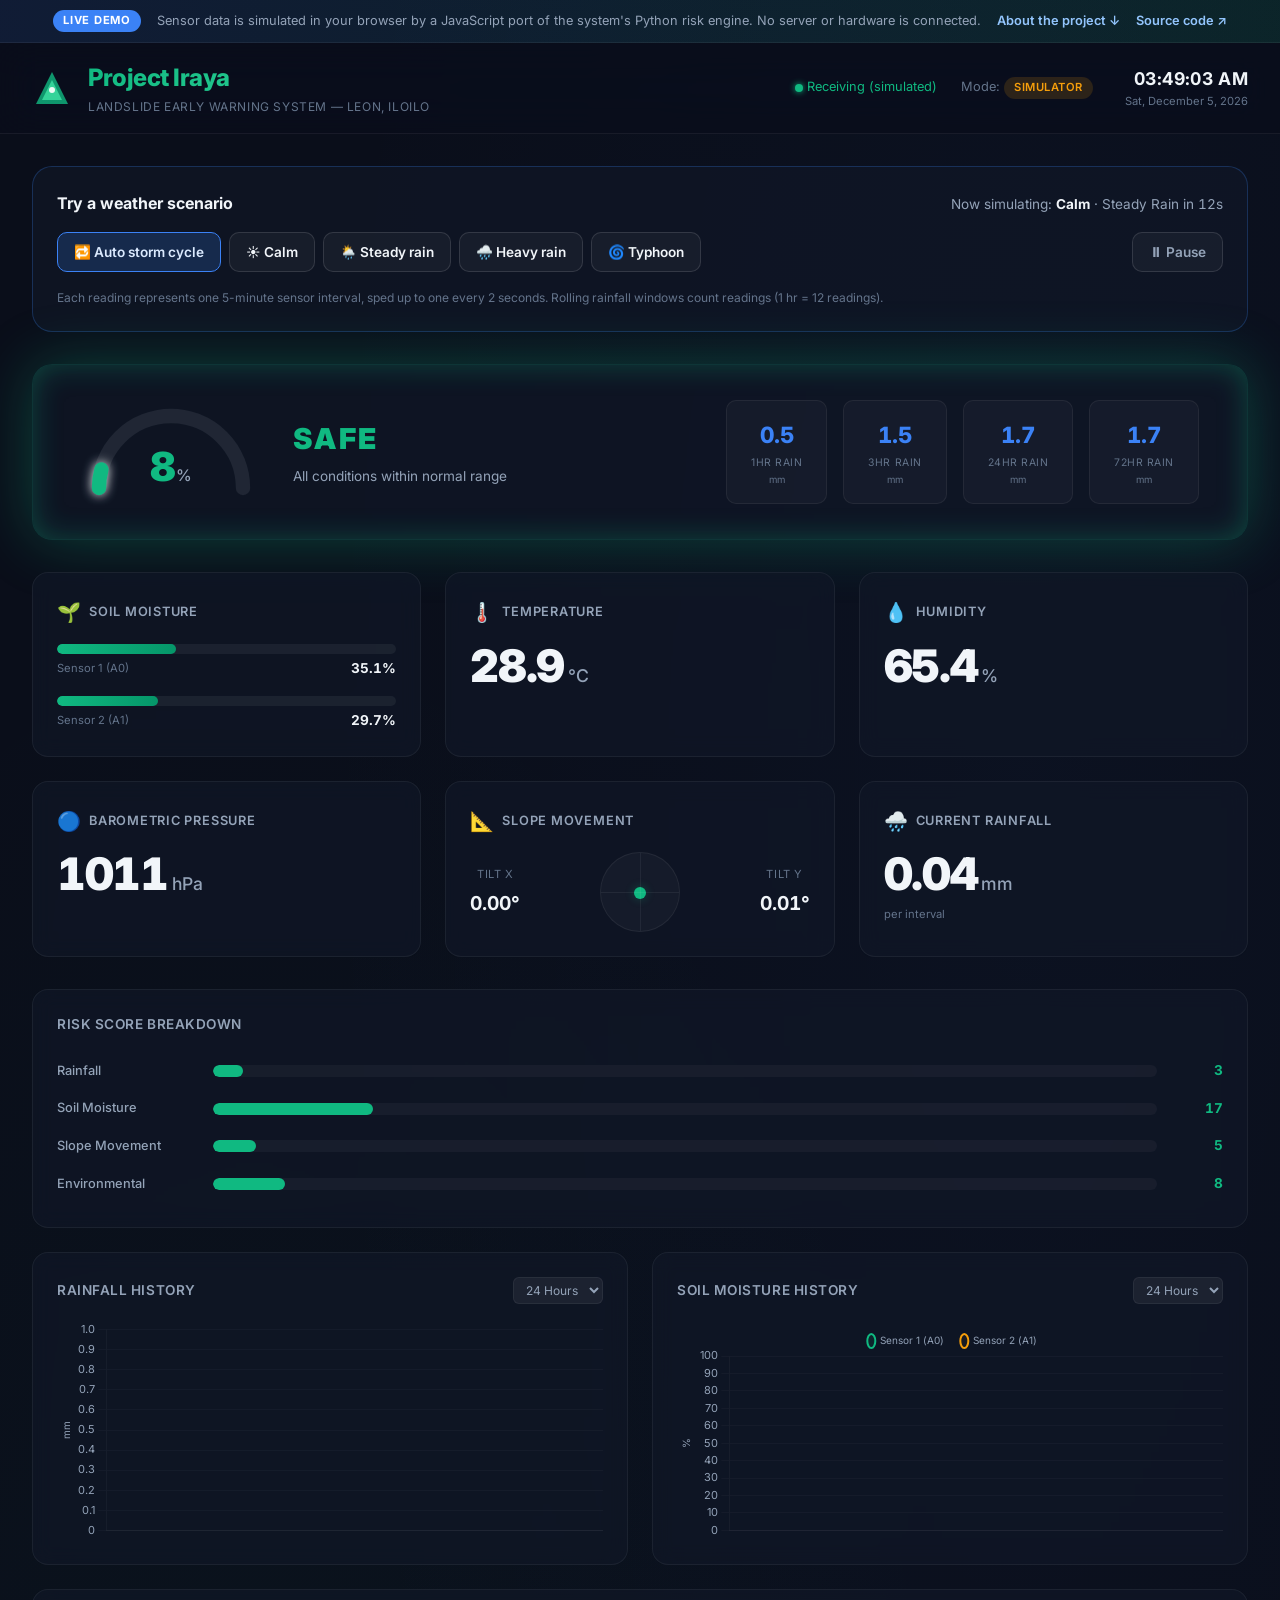
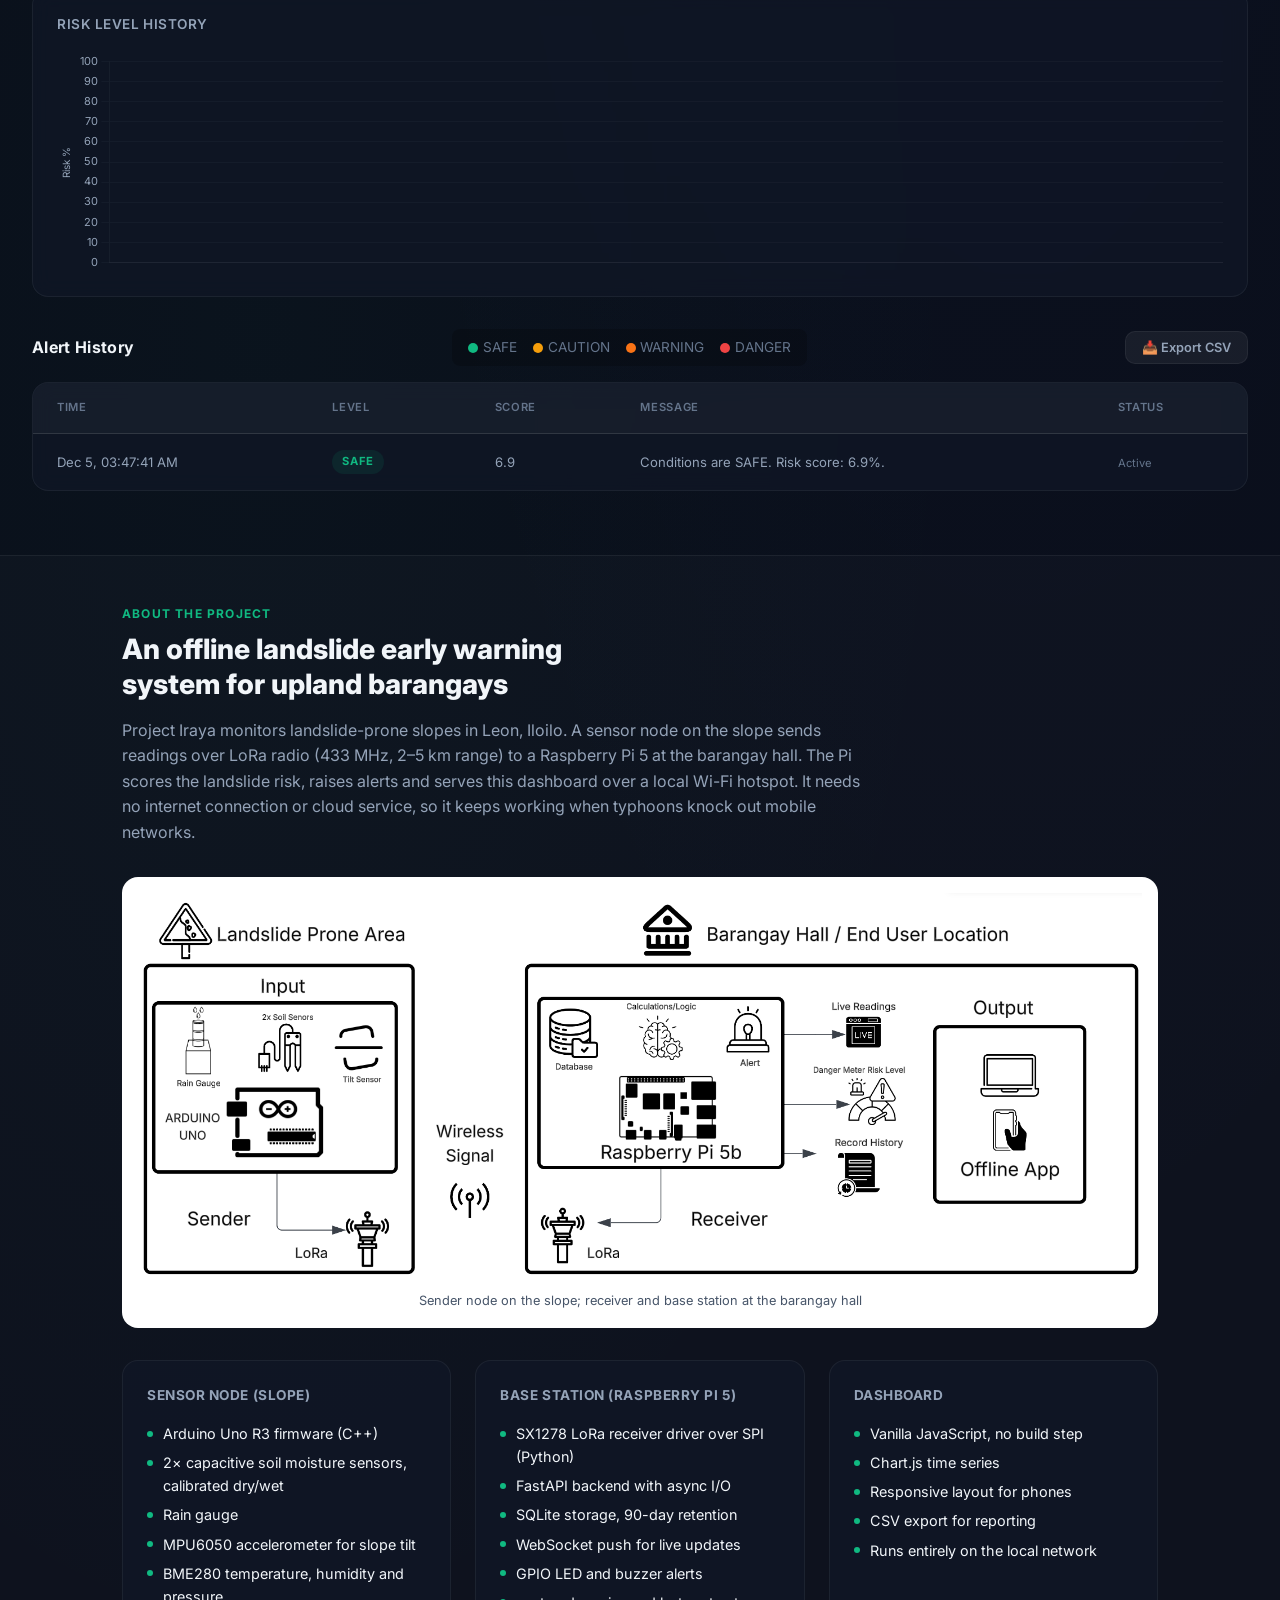
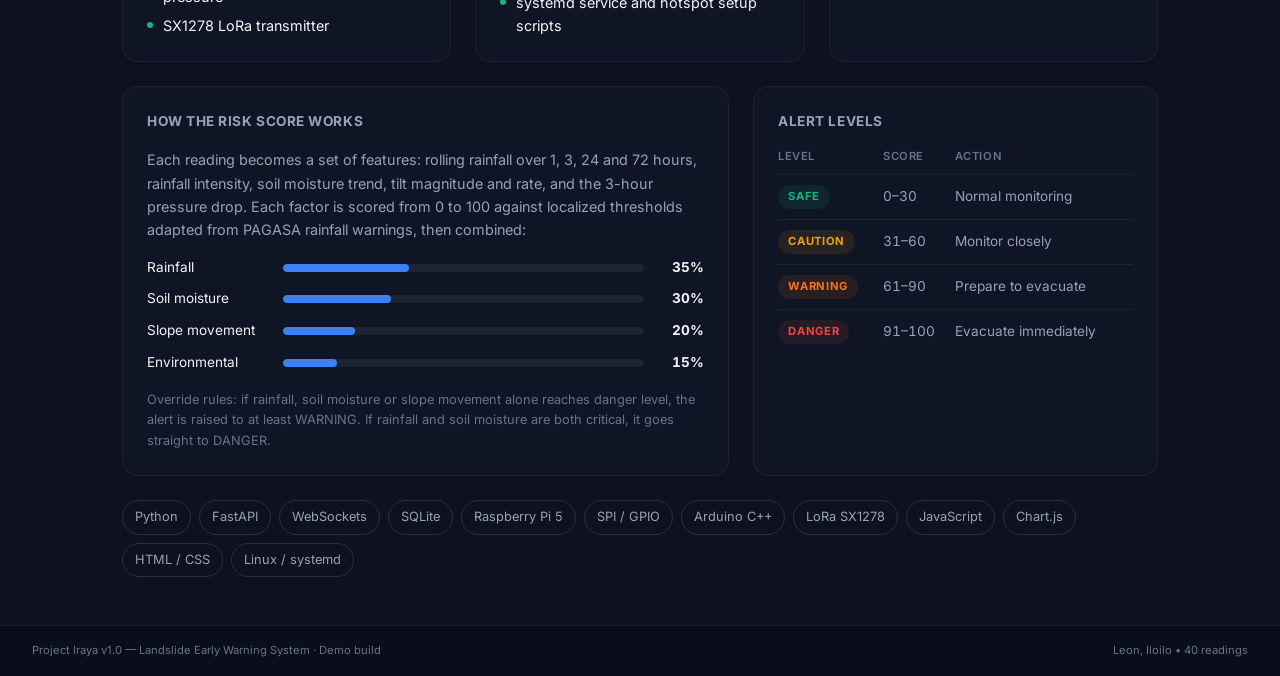
<file: docs/index.html>
<!DOCTYPE html>
<html lang="en">
<head>
    <meta charset="UTF-8">
    <meta name="viewport" content="width=device-width, initial-scale=1.0">
    <meta name="description" content="Interactive demo of Project Iraya, an IoT landslide early warning system (Arduino + LoRa + Raspberry Pi 5) for Leon, Iloilo. Sensor data is simulated in the browser.">
    <title>Project Iraya — Live Demo</title>
    <meta name="theme-color" content="#0a0e1a">
    <link rel="preconnect" href="https://fonts.googleapis.com">
    <link rel="preconnect" href="https://fonts.gstatic.com" crossorigin>
    <link href="https://fonts.googleapis.com/css2?family=Inter:wght@300;400;500;600;700;800;900&display=swap" rel="stylesheet">
    <link rel="stylesheet" href="css/styles.css">
    <link rel="stylesheet" href="css/demo.css">
</head>
<body>
    <!-- DEMO RIBBON -->
    <div class="demo-ribbon" role="note">
        <span class="demo-ribbon-tag">Live demo</span>
        <span class="demo-ribbon-text">Sensor data is simulated in your browser by a JavaScript port of the system's Python risk engine. No server or hardware is connected.</span>
        <span class="demo-ribbon-links">
            <a href="#about">About the project ↓</a>
            <a href="https://github.com/laymedabe/project_zara" target="_blank" rel="noopener">Source code ↗</a>
        </span>
    </div>
    <!-- ================================================================= -->
    <!-- ALERT BANNER (Slides down when WARNING/DANGER) -->
    <!-- ================================================================= -->
    <div id="alert-banner" class="alert-banner hidden">
        <div class="alert-banner-content">
            <span id="alert-banner-icon" class="alert-icon">⚠️</span>
            <span id="alert-banner-text">System Normal</span>
            <button id="alert-banner-dismiss" class="alert-dismiss" onclick="dismissAlertBanner()">✕</button>
        </div>
    </div>

    <!-- ================================================================= -->
    <!-- HEADER -->
    <!-- ================================================================= -->
    <header class="header">
        <div class="header-left">
            <div class="logo">
                <div class="logo-icon">
                    <svg viewBox="0 0 40 40" fill="none" xmlns="http://www.w3.org/2000/svg">
                        <path d="M20 4L4 36H36L20 4Z" fill="url(#grad1)" opacity="0.8"/>
                        <path d="M20 12L10 32H30L20 12Z" fill="url(#grad2)"/>
                        <circle cx="20" cy="22" r="3" fill="#fff" opacity="0.9"/>
                        <defs>
                            <linearGradient id="grad1" x1="4" y1="4" x2="36" y2="36">
                                <stop offset="0%" stop-color="#10b981"/>
                                <stop offset="100%" stop-color="#059669"/>
                            </linearGradient>
                            <linearGradient id="grad2" x1="10" y1="12" x2="30" y2="32">
                                <stop offset="0%" stop-color="#34d399"/>
                                <stop offset="100%" stop-color="#10b981"/>
                            </linearGradient>
                        </defs>
                    </svg>
                </div>
                <div class="logo-text">
                    <h1>Project Iraya</h1>
                    <p class="subtitle">Landslide Early Warning System — Leon, Iloilo</p>
                </div>
            </div>
            <!-- Hamburger menu for mobile compression -->
            <button class="mobile-menu-btn" onclick="document.getElementById('header-right').classList.toggle('active')" aria-label="Toggle Menu">
                <svg width="24" height="24" viewBox="0 0 24 24" fill="none" stroke="currentColor" stroke-width="2" stroke-linecap="round" stroke-linejoin="round">
                    <line x1="3" y1="12" x2="21" y2="12"></line>
                    <line x1="3" y1="6" x2="21" y2="6"></line>
                    <line x1="3" y1="18" x2="21" y2="18"></line>
                </svg>
            </button>
        </div>
        <div class="header-right" id="header-right">
            <div class="header-status">
                <div class="status-item">
                    <span class="status-dot" id="connection-dot"></span>
                    <span id="connection-status">Connecting...</span>
                </div>
                <div class="status-item">
                    <span class="status-label">Mode:</span>
                    <span id="system-mode" class="mode-badge">—</span>
                </div>
            </div>
            <div class="header-time">
                <span id="current-time" class="time-display">--:--:--</span>
                <span id="current-date" class="date-display">--- --, ----</span>
            </div>
        </div>
    </header>

    <!-- ================================================================= -->
    <!-- MAIN CONTENT -->
    <!-- ================================================================= -->
    <main class="main-content">

        <!-- ============================================================= -->
        <!-- DEMO SIMULATION CONTROLS -->
        <!-- ============================================================= -->
        <section class="sim-panel" aria-label="Simulation controls">
            <div class="sim-panel-head">
                <h2>Try a weather scenario</h2>
                <p id="sim-status" class="sim-status" aria-live="polite">Starting simulator…</p>
            </div>
            <div class="sim-buttons">
                <button class="sim-btn" data-sim-mode="auto">🔁 Auto storm cycle</button>
                <button class="sim-btn" data-sim-mode="calm">☀️ Calm</button>
                <button class="sim-btn" data-sim-mode="steady">🌦️ Steady rain</button>
                <button class="sim-btn" data-sim-mode="heavy">🌧️ Heavy rain</button>
                <button class="sim-btn" data-sim-mode="typhoon">🌀 Typhoon</button>
                <button class="sim-btn sim-btn-ghost" id="sim-pause">⏸ Pause</button>
            </div>
            <p class="sim-note">Each reading represents one 5-minute sensor interval, sped up to one every 2 seconds. Rolling rainfall windows count readings (1 hr = 12 readings).</p>
        </section>

        <!-- ============================================================= -->
        <!-- RISK LEVEL HERO SECTION -->
        <!-- ============================================================= -->
        <section class="risk-hero" id="risk-hero">
            <div class="risk-gauge-container">
                <div class="risk-gauge" id="risk-gauge">
                    <svg viewBox="0 0 200 120" class="gauge-svg">
                        <!-- Background arc -->
                        <path d="M 20 100 A 80 80 0 0 1 180 100" 
                              fill="none" stroke="rgba(255,255,255,0.08)" stroke-width="16" 
                              stroke-linecap="round"/>
                        <!-- Colored arc (animated) -->
                        <path id="gauge-arc" 
                              d="M 20 100 A 80 80 0 0 1 180 100" 
                              fill="none" stroke="#10b981" stroke-width="16" 
                              stroke-linecap="round"
                              stroke-dasharray="251.2"
                              stroke-dashoffset="251.2"/>
                    </svg>
                    <div class="gauge-center">
                        <span class="gauge-value" id="risk-score">--</span>
                        <span class="gauge-unit">%</span>
                    </div>
                </div>
                <div class="risk-label-container">
                    <span class="risk-label" id="risk-level">INITIALIZING</span>
                    <span class="risk-sublabel" id="risk-sublabel">Waiting for sensor data...</span>
                </div>
            </div>

            <!-- Rainfall summary cards -->
            <div class="rainfall-summary">
                <div class="rain-card" id="rain-1hr">
                    <span class="rain-value">--</span>
                    <span class="rain-label">1hr Rain</span>
                    <span class="rain-unit">mm</span>
                </div>
                <div class="rain-card" id="rain-3hr">
                    <span class="rain-value">--</span>
                    <span class="rain-label">3hr Rain</span>
                    <span class="rain-unit">mm</span>
                </div>
                <div class="rain-card" id="rain-24hr">
                    <span class="rain-value">--</span>
                    <span class="rain-label">24hr Rain</span>
                    <span class="rain-unit">mm</span>
                </div>
                <div class="rain-card" id="rain-72hr">
                    <span class="rain-value">--</span>
                    <span class="rain-label">72hr Rain</span>
                    <span class="rain-unit">mm</span>
                </div>
            </div>
        </section>

        <!-- ============================================================= -->
        <!-- SENSOR CARDS GRID -->
        <!-- ============================================================= -->
        <section class="sensor-grid">
            <!-- Soil Moisture -->
            <div class="sensor-card" id="card-soil">
                <div class="sensor-card-header">
                    <span class="sensor-icon">🌱</span>
                    <h3>Soil Moisture</h3>
                </div>
                <div class="sensor-card-body">
                    <div class="soil-depth">
                        <div class="depth-bar-container">
                            <div class="depth-bar" id="soil-bar-1" style="width: 0%"></div>
                        </div>
                        <div class="depth-info">
                            <span class="depth-label">Sensor 1 (A0)</span>
                            <span class="depth-value" id="soil-value-1">--%</span>
                        </div>
                    </div>
                    <div class="soil-depth">
                        <div class="depth-bar-container">
                            <div class="depth-bar" id="soil-bar-2" style="width: 0%"></div>
                        </div>
                        <div class="depth-info">
                            <span class="depth-label">Sensor 2 (A1)</span>
                            <span class="depth-value" id="soil-value-2">--%</span>
                        </div>
                    </div>
                </div>
            </div>

            <!-- Temperature -->
            <div class="sensor-card" id="card-temperature">
                <div class="sensor-card-header">
                    <span class="sensor-icon">🌡️</span>
                    <h3>Temperature</h3>
                </div>
                <div class="sensor-card-body sensor-single-value">
                    <span class="big-value" id="temp-value">--</span>
                    <span class="big-unit">°C</span>
                </div>
            </div>

            <!-- Humidity -->
            <div class="sensor-card" id="card-humidity">
                <div class="sensor-card-header">
                    <span class="sensor-icon">💧</span>
                    <h3>Humidity</h3>
                </div>
                <div class="sensor-card-body sensor-single-value">
                    <span class="big-value" id="humidity-value">--</span>
                    <span class="big-unit">%</span>
                </div>
            </div>

            <!-- Pressure -->
            <div class="sensor-card" id="card-pressure">
                <div class="sensor-card-header">
                    <span class="sensor-icon">🔵</span>
                    <h3>Barometric Pressure</h3>
                </div>
                <div class="sensor-card-body sensor-single-value">
                    <span class="big-value" id="pressure-value">--</span>
                    <span class="big-unit">hPa</span>
                </div>
            </div>

            <!-- Slope Movement / Tilt -->
            <div class="sensor-card" id="card-tilt">
                <div class="sensor-card-header">
                    <span class="sensor-icon">📐</span>
                    <h3>Slope Movement</h3>
                </div>
                <div class="sensor-card-body">
                    <div class="tilt-display">
                        <div class="tilt-axis">
                            <span class="tilt-label">Tilt X</span>
                            <span class="tilt-value" id="tilt-x-value">--°</span>
                        </div>
                        <div class="tilt-visual" id="tilt-visual">
                            <div class="tilt-dot" id="tilt-dot"></div>
                            <div class="tilt-crosshair-h"></div>
                            <div class="tilt-crosshair-v"></div>
                        </div>
                        <div class="tilt-axis">
                            <span class="tilt-label">Tilt Y</span>
                            <span class="tilt-value" id="tilt-y-value">--°</span>
                        </div>
                    </div>
                </div>
            </div>

            <!-- Rainfall Current -->
            <div class="sensor-card" id="card-rainfall">
                <div class="sensor-card-header">
                    <span class="sensor-icon">🌧️</span>
                    <h3>Current Rainfall</h3>
                </div>
                <div class="sensor-card-body sensor-single-value">
                    <span class="big-value" id="rainfall-value">--</span>
                    <span class="big-unit">mm</span>
                    <span class="sensor-sublabel">per interval</span>
                </div>
            </div>
        </section>

        <!-- ============================================================= -->
        <!-- CHARTS SECTION -->
        <!-- ============================================================= -->
        <section class="charts-section">
            <!-- Risk Score Component Breakdown -->
            <div class="chart-card wide">
                <div class="chart-header">
                    <h3>Risk Score Breakdown</h3>
                    <div class="chart-legend" id="risk-breakdown-legend"></div>
                </div>
                <div class="risk-breakdown" id="risk-breakdown">
                    <div class="breakdown-bar">
                        <span class="breakdown-label">Rainfall</span>
                        <div class="breakdown-track">
                            <div class="breakdown-fill" id="breakdown-rainfall" style="width:0%"></div>
                        </div>
                        <span class="breakdown-value" id="breakdown-rainfall-val">0</span>
                    </div>
                    <div class="breakdown-bar">
                        <span class="breakdown-label">Soil Moisture</span>
                        <div class="breakdown-track">
                            <div class="breakdown-fill" id="breakdown-soil" style="width:0%"></div>
                        </div>
                        <span class="breakdown-value" id="breakdown-soil-val">0</span>
                    </div>
                    <div class="breakdown-bar">
                        <span class="breakdown-label">Slope Movement</span>
                        <div class="breakdown-track">
                            <div class="breakdown-fill" id="breakdown-slope" style="width:0%"></div>
                        </div>
                        <span class="breakdown-value" id="breakdown-slope-val">0</span>
                    </div>
                    <div class="breakdown-bar">
                        <span class="breakdown-label">Environmental</span>
                        <div class="breakdown-track">
                            <div class="breakdown-fill" id="breakdown-env" style="width:0%"></div>
                        </div>
                        <span class="breakdown-value" id="breakdown-env-val">0</span>
                    </div>
                </div>
            </div>

            <!-- Rainfall Time Series Chart -->
            <div class="chart-card">
                <div class="chart-header">
                    <h3>Rainfall History</h3>
                    <select id="rainfall-chart-range" class="chart-select">
                        <option value="1">1 Hour</option>
                        <option value="3">3 Hours</option>
                        <option value="24" selected>24 Hours</option>
                    </select>
                </div>
                <div class="chart-container">
                    <canvas id="rainfall-chart"></canvas>
                </div>
            </div>

            <!-- Soil Moisture Chart -->
            <div class="chart-card">
                <div class="chart-header">
                    <h3>Soil Moisture History</h3>
                    <select id="soil-chart-range" class="chart-select">
                        <option value="1">1 Hour</option>
                        <option value="3">3 Hours</option>
                        <option value="24" selected>24 Hours</option>
                    </select>
                </div>
                <div class="chart-container">
                    <canvas id="soil-chart"></canvas>
                </div>
            </div>

            <!-- Risk History Chart -->
            <div class="chart-card wide">
                <div class="chart-header">
                    <h3>Risk Level History</h3>
                </div>
                <div class="chart-container">
                    <canvas id="risk-chart"></canvas>
                </div>
            </div>
        </section>

        <!-- ============================================================= -->
        <!-- ALERTS TABLE -->
        <!-- ============================================================= -->
        <section class="alerts-section">
            <div class="section-header">
                <div style="display: flex; align-items: center; gap: 1rem;">
                    <h2>Alert History</h2>
                    <button class="alerts-toggle-btn" onclick="document.getElementById('alerts-table-container').classList.toggle('collapsed')">
                        ▼ Show / Hide
                    </button>
                </div>
                <div class="alert-legend-container" style="display: flex; gap: 1rem; align-items: center; font-size: 0.85rem; color: var(--text-muted); background: rgba(0,0,0,0.2); padding: 0.5rem 1rem; border-radius: 8px;">
                    <span style="display:flex; align-items:center; gap:0.3rem;"><span style="width:10px; height:10px; border-radius:50%; background:var(--safe);"></span> SAFE</span>
                    <span style="display:flex; align-items:center; gap:0.3rem;"><span style="width:10px; height:10px; border-radius:50%; background:var(--caution);"></span> CAUTION</span>
                    <span style="display:flex; align-items:center; gap:0.3rem;"><span style="width:10px; height:10px; border-radius:50%; background:var(--warning);"></span> WARNING</span>
                    <span style="display:flex; align-items:center; gap:0.3rem;"><span style="width:10px; height:10px; border-radius:50%; background:var(--danger);"></span> DANGER</span>
                </div>
                <div class="section-actions">
                    <button id="btn-export-csv" class="btn btn-secondary" onclick="exportCSV()">
                        📥 Export CSV
                    </button>
                </div>
            </div>
            <div class="alerts-table-container collapsed" id="alerts-table-container">
                <table class="alerts-table" id="alerts-table">
                    <thead>
                        <tr>
                            <th>Time</th>
                            <th>Level</th>
                            <th>Score</th>
                            <th>Message</th>
                            <th>Status</th>
                        </tr>
                    </thead>
                    <tbody id="alerts-tbody">
                        <tr class="empty-row">
                            <td colspan="5">No alerts yet — monitoring active</td>
                        </tr>
                    </tbody>
                </table>
            </div>
        </section>
    </main>

    <!-- ================================================================= -->
    <!-- ABOUT THE PROJECT -->
    <!-- ================================================================= -->
    <section class="about" id="about">
        <div class="about-inner">
            <header class="about-head">
                <p class="about-eyebrow">About the project</p>
                <h2>An offline landslide early warning system for upland barangays</h2>
                <p class="about-lede">Project Iraya monitors landslide-prone slopes in Leon, Iloilo. A sensor node on the slope sends readings over LoRa radio (433&nbsp;MHz, 2&ndash;5&nbsp;km range) to a Raspberry Pi 5 at the barangay hall. The Pi scores the landslide risk, raises alerts and serves this dashboard over a local Wi-Fi hotspot. It needs no internet connection or cloud service, so it keeps working when typhoons knock out mobile networks.</p>
            </header>

            <figure class="arch-card">
                <img src="img/architecture.png" alt="System architecture: an Arduino Uno with a rain gauge, two soil moisture sensors and a tilt sensor transmits over LoRa to a Raspberry Pi 5 at the barangay hall, which stores data, computes risk, raises alerts and serves an offline dashboard." loading="lazy">
                <figcaption>Sender node on the slope; receiver and base station at the barangay hall</figcaption>
            </figure>

            <div class="about-grid">
                <article class="about-card">
                    <h3>Sensor node (slope)</h3>
                    <ul>
                        <li>Arduino Uno R3 firmware (C++)</li>
                        <li>2× capacitive soil moisture sensors, calibrated dry/wet</li>
                        <li>Rain gauge</li>
                        <li>MPU6050 accelerometer for slope tilt</li>
                        <li>BME280 temperature, humidity and pressure</li>
                        <li>SX1278 LoRa transmitter</li>
                    </ul>
                </article>
                <article class="about-card">
                    <h3>Base station (Raspberry Pi 5)</h3>
                    <ul>
                        <li>SX1278 LoRa receiver driver over SPI (Python)</li>
                        <li>FastAPI backend with async I/O</li>
                        <li>SQLite storage, 90-day retention</li>
                        <li>WebSocket push for live updates</li>
                        <li>GPIO LED and buzzer alerts</li>
                        <li>systemd service and hotspot setup scripts</li>
                    </ul>
                </article>
                <article class="about-card">
                    <h3>Dashboard</h3>
                    <ul>
                        <li>Vanilla JavaScript, no build step</li>
                        <li>Chart.js time series</li>
                        <li>Responsive layout for phones</li>
                        <li>CSV export for reporting</li>
                        <li>Runs entirely on the local network</li>
                    </ul>
                </article>
            </div>

            <div class="about-grid about-grid-2">
                <article class="about-card">
                    <h3>How the risk score works</h3>
                    <p>Each reading becomes a set of features: rolling rainfall over 1, 3, 24 and 72 hours, rainfall intensity, soil moisture trend, tilt magnitude and rate, and the 3-hour pressure drop. Each factor is scored from 0 to 100 against localized thresholds adapted from PAGASA rainfall warnings, then combined:</p>
                    <div class="weights">
                        <div class="weight-row"><span>Rainfall</span><div class="weight-track"><div style="width:35%"></div></div><b>35%</b></div>
                        <div class="weight-row"><span>Soil moisture</span><div class="weight-track"><div style="width:30%"></div></div><b>30%</b></div>
                        <div class="weight-row"><span>Slope movement</span><div class="weight-track"><div style="width:20%"></div></div><b>20%</b></div>
                        <div class="weight-row"><span>Environmental</span><div class="weight-track"><div style="width:15%"></div></div><b>15%</b></div>
                    </div>
                    <p class="about-small">Override rules: if rainfall, soil moisture or slope movement alone reaches danger level, the alert is raised to at least WARNING. If rainfall and soil moisture are both critical, it goes straight to DANGER.</p>
                </article>
                <article class="about-card">
                    <h3>Alert levels</h3>
                    <table class="levels-table">
                        <thead><tr><th>Level</th><th>Score</th><th>Action</th></tr></thead>
                        <tbody>
                            <tr><td><span class="risk-badge safe">SAFE</span></td><td>0&ndash;30</td><td>Normal monitoring</td></tr>
                            <tr><td><span class="risk-badge caution">CAUTION</span></td><td>31&ndash;60</td><td>Monitor closely</td></tr>
                            <tr><td><span class="risk-badge warning">WARNING</span></td><td>61&ndash;90</td><td>Prepare to evacuate</td></tr>
                            <tr><td><span class="risk-badge danger">DANGER</span></td><td>91&ndash;100</td><td>Evacuate immediately</td></tr>
                        </tbody>
                    </table>
                </article>
            </div>

            <div class="tech-stack" aria-label="Technologies used">
                <span>Python</span><span>FastAPI</span><span>WebSockets</span><span>SQLite</span><span>Raspberry Pi 5</span><span>SPI / GPIO</span><span>Arduino C++</span><span>LoRa SX1278</span><span>JavaScript</span><span>Chart.js</span><span>HTML / CSS</span><span>Linux / systemd</span>
            </div>
        </div>
    </section>

    <!-- ================================================================= -->
    <!-- FOOTER -->
    <!-- ================================================================= -->
    <footer class="footer">
        <div class="footer-content">
            <span>Project Iraya v1.0 — Landslide Early Warning System · Demo build</span>
            <span>Leon, Iloilo • <span id="footer-readings-count">0</span> readings</span>
        </div>
    </footer>

    <!-- ================================================================= -->
    <!-- NOTIFICATION TOAST -->
    <!-- ================================================================= -->
    <div id="toast-container" class="toast-container"></div>

    <!-- Scripts -->
    <script src="js/chart.umd.min.js"></script>
    <script src="js/utils.js"></script>
    <script src="js/demo-backend.js"></script>
    <script src="js/charts.js"></script>
    <script src="js/app.js"></script>
    <script src="js/demo-ui.js"></script>
</body>
</html>
</file>
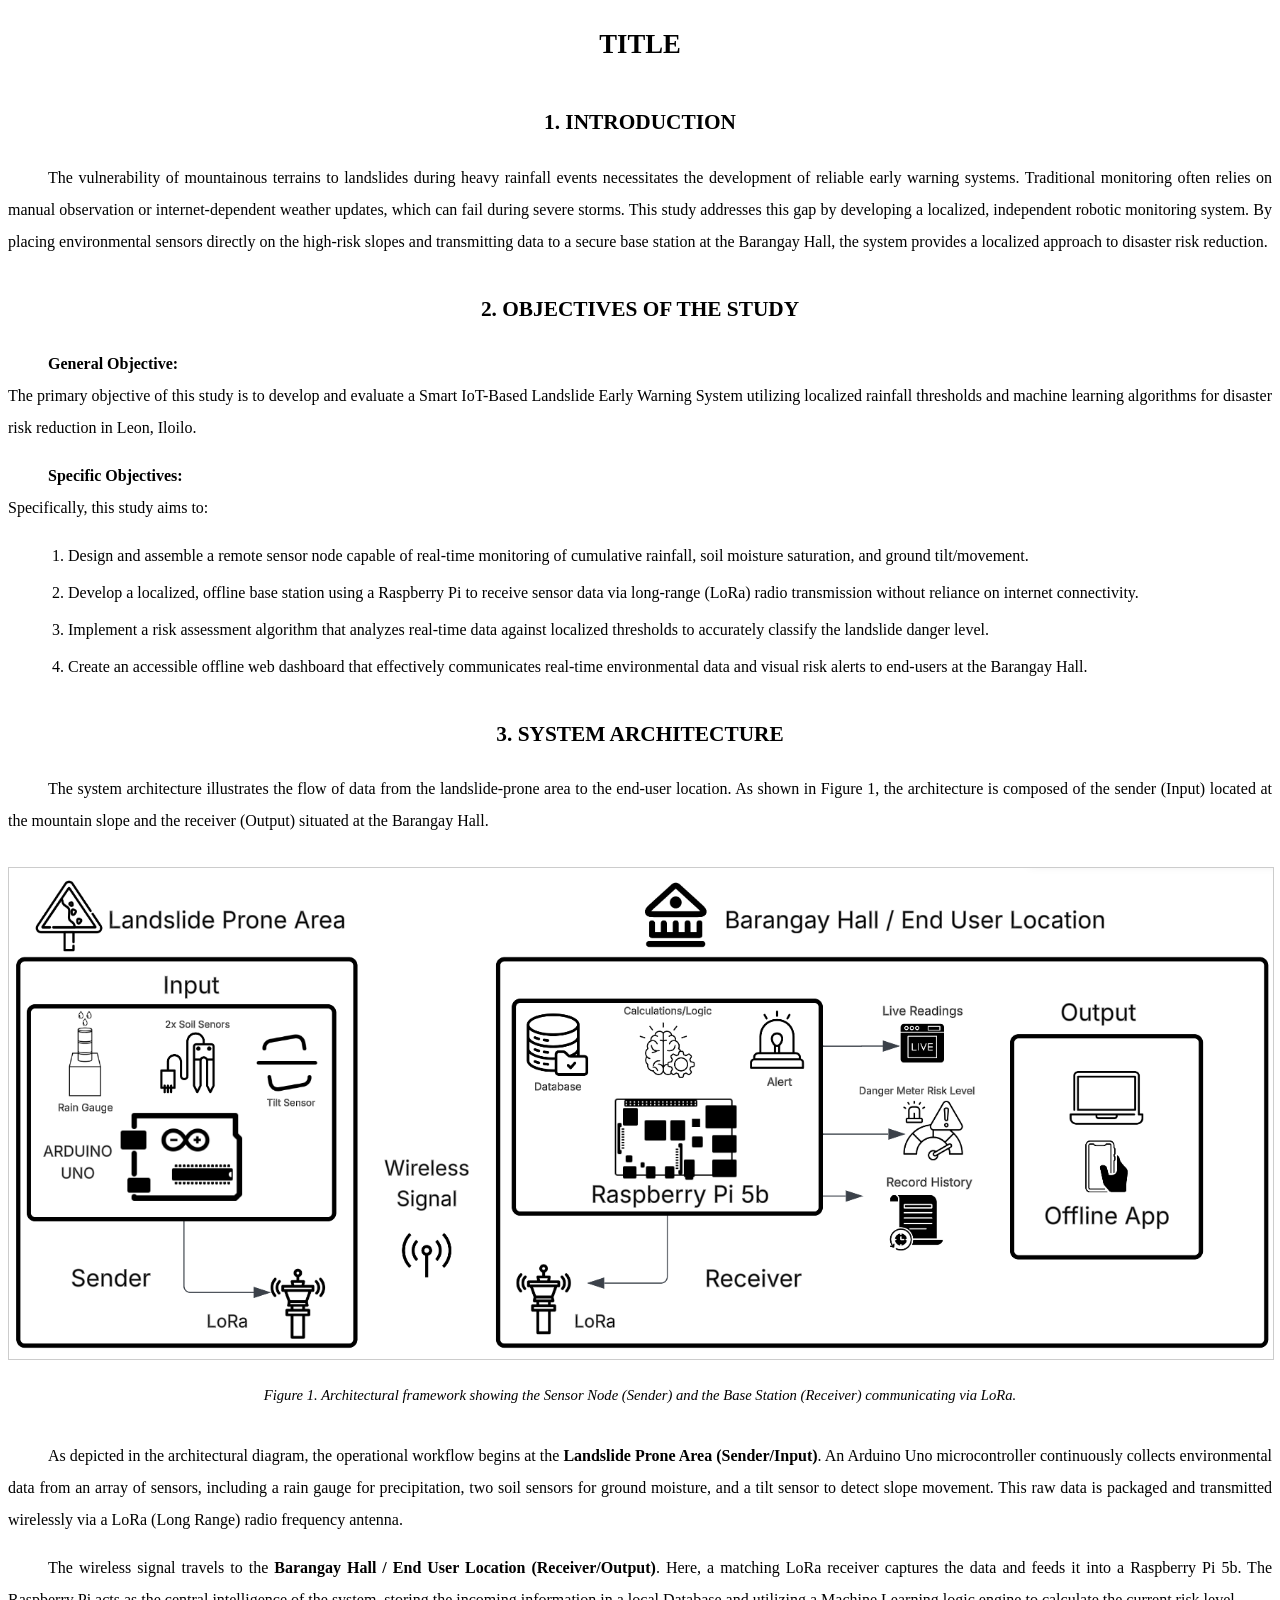
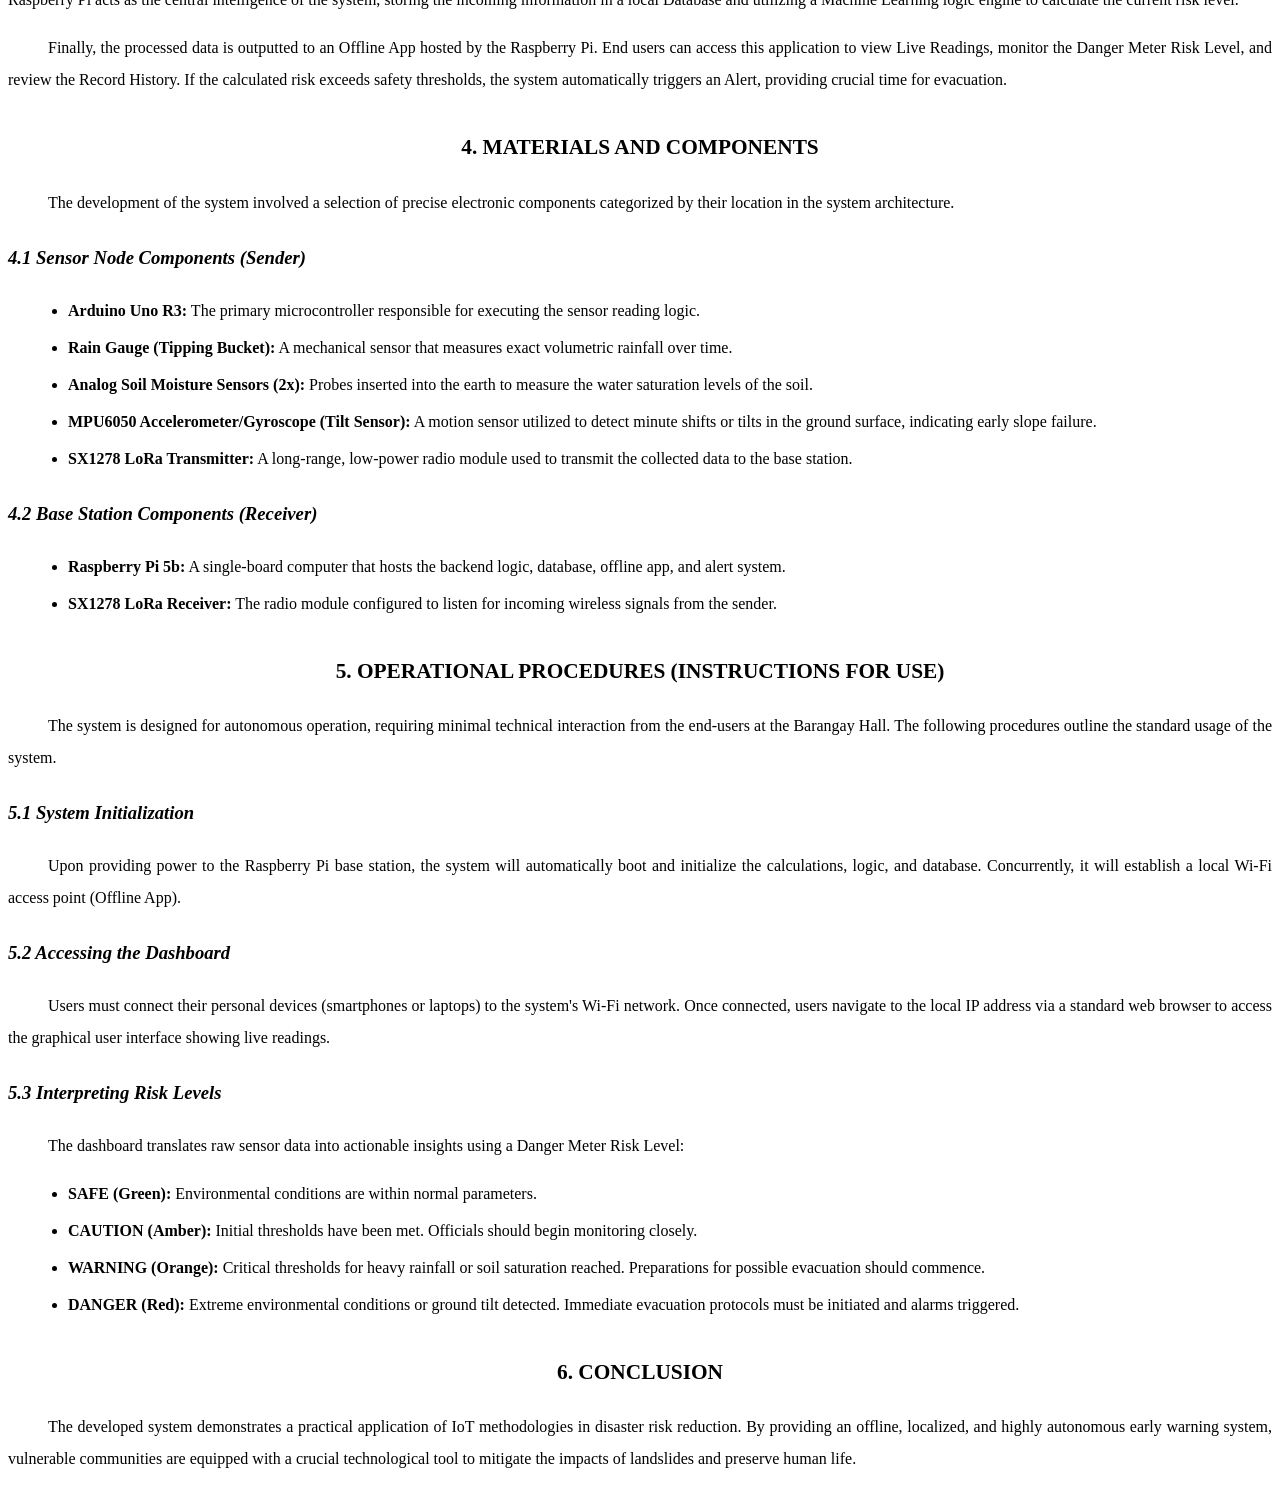
<file: Project_Zara_Documentation.html>
<!DOCTYPE html>
<html lang="en">
<head>
    <meta charset="UTF-8">
    <meta name="viewport" content="width=device-width, initial-scale=1.0">
    <title>Title</title>
    <style>
        @page {
            margin: 1in 1in 1in 1.5in; /* Top, Right, Bottom, Left */
        }
        body {
            font-family: "Times New Roman", Times, serif;
            line-height: 2.0; /* Double spacing for research papers */
            color: #000;
            text-align: justify;
        }
        h1 {
            text-align: center;
            font-size: 20pt;
            margin-bottom: 30px;
            text-transform: uppercase;
        }
        h2 {
            font-size: 16pt;
            margin-top: 30px;
            text-transform: uppercase;
            text-align: center;
        }
        h3 {
            font-size: 14pt;
            margin-top: 20px;
            font-style: italic;
        }
        p {
            text-indent: 40px; /* Indent first line of paragraphs */
            margin-bottom: 15px;
        }
        ul, ol {
            margin-bottom: 15px;
            padding-left: 60px; /* Indent lists */
        }
        li {
            margin-bottom: 5px;
        }
        .image-container {
            margin: 30px 0;
            text-align: center;
        }
        .image-container img {
            max-width: 100%;
            height: auto;
            border: 1px solid #ccc;
        }
        .figure-caption {
            font-style: italic;
            font-size: 11pt;
            margin-top: 10px;
        }
    </style>
</head>
<body>

    <h1>Title</h1>
    
    <h2>1. Introduction</h2>
    <p>
        The vulnerability of mountainous terrains to landslides during heavy rainfall events necessitates the development of reliable early warning systems. Traditional monitoring often relies on manual observation or internet-dependent weather updates, which can fail during severe storms. This study addresses this gap by developing a localized, independent robotic monitoring system. By placing environmental sensors directly on the high-risk slopes and transmitting data to a secure base station at the Barangay Hall, the system provides a localized approach to disaster risk reduction.
    </p>

    <h2>2. Objectives of the Study</h2>
    <p>
        <strong>General Objective:</strong><br>
        The primary objective of this study is to develop and evaluate a Smart IoT-Based Landslide Early Warning System utilizing localized rainfall thresholds and machine learning algorithms for disaster risk reduction in Leon, Iloilo.
    </p>
    <p>
        <strong>Specific Objectives:</strong><br>
        Specifically, this study aims to:
    </p>
    <ol>
        <li>Design and assemble a remote sensor node capable of real-time monitoring of cumulative rainfall, soil moisture saturation, and ground tilt/movement.</li>
        <li>Develop a localized, offline base station using a Raspberry Pi to receive sensor data via long-range (LoRa) radio transmission without reliance on internet connectivity.</li>
        <li>Implement a risk assessment algorithm that analyzes real-time data against localized thresholds to accurately classify the landslide danger level.</li>
        <li>Create an accessible offline web dashboard that effectively communicates real-time environmental data and visual risk alerts to end-users at the Barangay Hall.</li>
    </ol>

    <h2>3. System Architecture</h2>
    <p>
        The system architecture illustrates the flow of data from the landslide-prone area to the end-user location. As shown in Figure 1, the architecture is composed of the sender (Input) located at the mountain slope and the receiver (Output) situated at the Barangay Hall.
    </p>
    
    <div class="image-container">
        <!-- Make sure to place your uploaded image in the project folder and name it 'architecture.png' -->
        <img src="architecture.png" alt="System Architecture Diagram">
        <div class="figure-caption">Figure 1. Architectural framework showing the Sensor Node (Sender) and the Base Station (Receiver) communicating via LoRa.</div>
    </div>

    <p>
        As depicted in the architectural diagram, the operational workflow begins at the <strong>Landslide Prone Area (Sender/Input)</strong>. An Arduino Uno microcontroller continuously collects environmental data from an array of sensors, including a rain gauge for precipitation, two soil sensors for ground moisture, and a tilt sensor to detect slope movement. This raw data is packaged and transmitted wirelessly via a LoRa (Long Range) radio frequency antenna. 
    </p>
    <p>
        The wireless signal travels to the <strong>Barangay Hall / End User Location (Receiver/Output)</strong>. Here, a matching LoRa receiver captures the data and feeds it into a Raspberry Pi 5b. The Raspberry Pi acts as the central intelligence of the system, storing the incoming information in a local Database and utilizing a Machine Learning logic engine to calculate the current risk level. 
    </p>
    <p>
        Finally, the processed data is outputted to an Offline App hosted by the Raspberry Pi. End users can access this application to view Live Readings, monitor the Danger Meter Risk Level, and review the Record History. If the calculated risk exceeds safety thresholds, the system automatically triggers an Alert, providing crucial time for evacuation.
    </p>

    <h2>4. Materials and Components</h2>
    <p>
        The development of the system involved a selection of precise electronic components categorized by their location in the system architecture.
    </p>
    <h3>4.1 Sensor Node Components (Sender)</h3>
    <ul>
        <li><strong>Arduino Uno R3:</strong> The primary microcontroller responsible for executing the sensor reading logic.</li>
        <li><strong>Rain Gauge (Tipping Bucket):</strong> A mechanical sensor that measures exact volumetric rainfall over time.</li>
        <li><strong>Analog Soil Moisture Sensors (2x):</strong> Probes inserted into the earth to measure the water saturation levels of the soil.</li>
        <li><strong>MPU6050 Accelerometer/Gyroscope (Tilt Sensor):</strong> A motion sensor utilized to detect minute shifts or tilts in the ground surface, indicating early slope failure.</li>
        <li><strong>SX1278 LoRa Transmitter:</strong> A long-range, low-power radio module used to transmit the collected data to the base station.</li>
    </ul>
    
    <h3>4.2 Base Station Components (Receiver)</h3>
    <ul>
        <li><strong>Raspberry Pi 5b:</strong> A single-board computer that hosts the backend logic, database, offline app, and alert system.</li>
        <li><strong>SX1278 LoRa Receiver:</strong> The radio module configured to listen for incoming wireless signals from the sender.</li>
    </ul>

    <h2>5. Operational Procedures (Instructions for Use)</h2>
    <p>
        The system is designed for autonomous operation, requiring minimal technical interaction from the end-users at the Barangay Hall. The following procedures outline the standard usage of the system.
    </p>
    
    <h3>5.1 System Initialization</h3>
    <p>
        Upon providing power to the Raspberry Pi base station, the system will automatically boot and initialize the calculations, logic, and database. Concurrently, it will establish a local Wi-Fi access point (Offline App).
    </p>

    <h3>5.2 Accessing the Dashboard</h3>
    <p>
        Users must connect their personal devices (smartphones or laptops) to the system's Wi-Fi network. Once connected, users navigate to the local IP address via a standard web browser to access the graphical user interface showing live readings.
    </p>

    <h3>5.3 Interpreting Risk Levels</h3>
    <p>
        The dashboard translates raw sensor data into actionable insights using a Danger Meter Risk Level:
    </p>
    <ul>
        <li><strong>SAFE (Green):</strong> Environmental conditions are within normal parameters.</li>
        <li><strong>CAUTION (Amber):</strong> Initial thresholds have been met. Officials should begin monitoring closely.</li>
        <li><strong>WARNING (Orange):</strong> Critical thresholds for heavy rainfall or soil saturation reached. Preparations for possible evacuation should commence.</li>
        <li><strong>DANGER (Red):</strong> Extreme environmental conditions or ground tilt detected. Immediate evacuation protocols must be initiated and alarms triggered.</li>
    </ul>

    <h2>6. Conclusion</h2>
    <p>
        The developed system demonstrates a practical application of IoT methodologies in disaster risk reduction. By providing an offline, localized, and highly autonomous early warning system, vulnerable communities are equipped with a crucial technological tool to mitigate the impacts of landslides and preserve human life.
    </p>

</body>
</html>
</file>
<file: docs/css/styles.css>
/* ================================================================= */
/* PROJECT ZARA — DASHBOARD STYLES                                   */
/* Premium dark-mode monitoring dashboard                             */
/* ================================================================= */

/* ----------------------------------------------------------------- */
/* CSS CUSTOM PROPERTIES (Design Tokens)                              */
/* ----------------------------------------------------------------- */
:root {
    /* Colors — Base */
    --bg-primary: #0a0e1a;
    --bg-secondary: #111827;
    --bg-card: rgba(17, 24, 39, 0.7);
    --bg-card-hover: rgba(30, 41, 59, 0.8);
    --border-color: rgba(255, 255, 255, 0.06);
    --border-hover: rgba(255, 255, 255, 0.12);

    /* Colors — Text */
    --text-primary: #f1f5f9;
    --text-secondary: #94a3b8;
    --text-muted: #64748b;

    /* Colors — Risk Levels */
    --safe: #10b981;
    --safe-bg: rgba(16, 185, 129, 0.1);
    --safe-glow: rgba(16, 185, 129, 0.3);
    --caution: #f59e0b;
    --caution-bg: rgba(245, 158, 11, 0.1);
    --caution-glow: rgba(245, 158, 11, 0.3);
    --warning: #f97316;
    --warning-bg: rgba(249, 115, 22, 0.1);
    --warning-glow: rgba(249, 115, 22, 0.3);
    --danger: #ef4444;
    --danger-bg: rgba(239, 68, 68, 0.1);
    --danger-glow: rgba(239, 68, 68, 0.3);

    /* Colors — Accent */
    --accent: #3b82f6;
    --accent-hover: #2563eb;

    /* Spacing */
    --space-xs: 4px;
    --space-sm: 8px;
    --space-md: 16px;
    --space-lg: 24px;
    --space-xl: 32px;
    --space-2xl: 48px;

    /* Typography */
    --font-family: 'Inter', -apple-system, BlinkMacSystemFont, 'Segoe UI', sans-serif;
    --font-mono: 'JetBrains Mono', 'Fira Code', monospace;

    /* Border Radius */
    --radius-sm: 6px;
    --radius-md: 10px;
    --radius-lg: 16px;
    --radius-xl: 20px;
    --radius-full: 9999px;

    /* Shadows */
    --shadow-sm: 0 1px 3px rgba(0, 0, 0, 0.3);
    --shadow-md: 0 4px 12px rgba(0, 0, 0, 0.4);
    --shadow-lg: 0 8px 30px rgba(0, 0, 0, 0.5);
    --shadow-glow: 0 0 40px rgba(16, 185, 129, 0.15);

    /* Transitions */
    --transition-fast: 150ms ease;
    --transition-normal: 250ms ease;
    --transition-slow: 400ms cubic-bezier(0.4, 0, 0.2, 1);
}


/* ----------------------------------------------------------------- */
/* RESET & BASE                                                       */
/* ----------------------------------------------------------------- */
*, *::before, *::after {
    margin: 0;
    padding: 0;
    box-sizing: border-box;
}

html {
    font-size: 16px;
    scroll-behavior: smooth;
    -webkit-font-smoothing: antialiased;
    -moz-osx-font-smoothing: grayscale;
}

body {
    font-family: var(--font-family);
    background: var(--bg-primary);
    color: var(--text-primary);
    min-height: 100vh;
    line-height: 1.6;
    background-image:
        radial-gradient(ellipse at 20% 50%, rgba(16, 185, 129, 0.03) 0%, transparent 50%),
        radial-gradient(ellipse at 80% 20%, rgba(59, 130, 246, 0.03) 0%, transparent 50%);
}


/* ----------------------------------------------------------------- */
/* ALERT BANNER                                                       */
/* ----------------------------------------------------------------- */
.alert-banner {
    position: fixed;
    top: 0;
    left: 0;
    right: 0;
    z-index: 1000;
    padding: var(--space-md) var(--space-xl);
    color: white;
    font-weight: 600;
    transform: translateY(0);
    transition: transform var(--transition-slow), background var(--transition-normal);
    animation: alertPulse 2s ease-in-out infinite;
}

.alert-banner.hidden {
    transform: translateY(-100%);
}

.alert-banner.warning-banner {
    background: linear-gradient(135deg, var(--warning), #ea580c);
}

.alert-banner.danger-banner {
    background: linear-gradient(135deg, var(--danger), #dc2626);
}

.alert-banner-content {
    max-width: 1400px;
    margin: 0 auto;
    display: flex;
    align-items: center;
    gap: var(--space-md);
}

.alert-icon {
    font-size: 1.5rem;
}

.alert-dismiss {
    margin-left: auto;
    background: rgba(255, 255, 255, 0.2);
    border: none;
    color: white;
    width: 28px;
    height: 28px;
    border-radius: var(--radius-full);
    cursor: pointer;
    font-size: 0.9rem;
    display: flex;
    align-items: center;
    justify-content: center;
    transition: background var(--transition-fast);
}

.alert-dismiss:hover {
    background: rgba(255, 255, 255, 0.35);
}

@keyframes alertPulse {
    0%, 100% { opacity: 1; }
    50% { opacity: 0.92; }
}


/* ----------------------------------------------------------------- */
/* HEADER                                                             */
/* ----------------------------------------------------------------- */
.header {
    position: sticky;
    top: 0;
    z-index: 100;
    display: flex;
    align-items: center;
    justify-content: space-between;
    padding: var(--space-md) var(--space-xl);
    background: rgba(10, 14, 26, 0.85);
    backdrop-filter: blur(20px) saturate(180%);
    -webkit-backdrop-filter: blur(20px) saturate(180%);
    border-bottom: 1px solid var(--border-color);
}

.header-left {
    display: flex;
    align-items: center;
}

.logo {
    display: flex;
    align-items: center;
    gap: var(--space-md);
}

.logo-icon {
    width: 40px;
    height: 40px;
    flex-shrink: 0;
}

.logo-icon svg {
    width: 100%;
    height: 100%;
}

.logo-text h1 {
    margin: 0;
    font-size: 1.5rem;
    font-weight: 800;
    letter-spacing: -0.02em;
    background: linear-gradient(135deg, #10b981, #34d399);
    -webkit-background-clip: text;
    -webkit-text-fill-color: transparent;
    background-clip: text;
}

.logo-text .subtitle {
    margin: 0;
    font-size: 0.75rem;
    color: var(--text-muted);
    text-transform: uppercase;
    letter-spacing: 0.05em;
}

/* Mobile Menu Button */
.mobile-menu-btn {
    display: none;
    background: transparent;
    border: 1px solid var(--border-color);
    color: var(--text-main);
    font-size: 1.5rem;
    cursor: pointer;
    padding: 0.2rem 0.5rem;
    border-radius: 4px;
    margin-left: auto;
}
.mobile-menu-btn:hover {
    background: rgba(255,255,255,0.05);
}

.header-right {
    display: flex;
    align-items: center;
    gap: var(--space-xl);
}

.header-status {
    display: flex;
    align-items: center;
    gap: var(--space-lg);
}

.status-item {
    display: flex;
    align-items: center;
    gap: var(--space-xs);
    font-size: 0.8rem;
    color: var(--text-secondary);
}

.status-dot {
    width: 8px;
    height: 8px;
    border-radius: var(--radius-full);
    background: var(--text-muted);
    transition: background var(--transition-normal);
}

.status-dot.connected {
    background: var(--safe);
    box-shadow: 0 0 8px var(--safe-glow);
    animation: dotPulse 2s ease-in-out infinite;
}

.status-dot.disconnected {
    background: var(--danger);
}

@keyframes dotPulse {
    0%, 100% { opacity: 1; }
    50% { opacity: 0.6; }
}

.status-label {
    color: var(--text-muted);
}

.mode-badge {
    background: rgba(59, 130, 246, 0.15);
    color: var(--accent);
    padding: 2px 10px;
    border-radius: var(--radius-full);
    font-size: 0.7rem;
    font-weight: 600;
    text-transform: uppercase;
    letter-spacing: 0.05em;
}

.header-time {
    display: flex;
    flex-direction: column;
    align-items: flex-end;
}

.time-display {
    font-size: 1.1rem;
    font-weight: 700;
    font-variant-numeric: tabular-nums;
    letter-spacing: 0.02em;
}

.date-display {
    font-size: 0.7rem;
    color: var(--text-muted);
}


/* ----------------------------------------------------------------- */
/* MAIN CONTENT                                                       */
/* ----------------------------------------------------------------- */
.main-content {
    max-width: 1400px;
    margin: 0 auto;
    padding: var(--space-xl);
}


/* ----------------------------------------------------------------- */
/* RISK HERO SECTION                                                  */
/* ----------------------------------------------------------------- */
.risk-hero {
    display: flex;
    align-items: center;
    justify-content: space-between;
    gap: var(--space-xl);
    padding: var(--space-xl) var(--space-2xl);
    background: var(--bg-card);
    border: 1px solid var(--border-color);
    border-radius: var(--radius-xl);
    margin-bottom: var(--space-xl);
    backdrop-filter: blur(10px);
    transition: box-shadow var(--transition-slow), border-color var(--transition-slow);
}

.risk-gauge-container {
    display: flex;
    align-items: center;
    gap: var(--space-xl);
    flex-shrink: 0;
}

.risk-gauge {
    position: relative;
    width: 180px;
    height: 110px;
}

.gauge-svg {
    width: 100%;
    height: 100%;
}

#gauge-arc {
    transition: stroke-dashoffset 1s cubic-bezier(0.4, 0, 0.2, 1),
                stroke 0.5s ease;
    filter: drop-shadow(0 0 6px currentColor);
}

.gauge-center {
    position: absolute;
    bottom: 8px;
    left: 50%;
    transform: translateX(-50%);
    display: flex;
    align-items: baseline;
    gap: 2px;
}

.gauge-value {
    font-size: 2.5rem;
    font-weight: 900;
    font-variant-numeric: tabular-nums;
    letter-spacing: -0.03em;
    transition: color var(--transition-normal);
}

.gauge-unit {
    font-size: 1rem;
    font-weight: 500;
    color: var(--text-secondary);
}

.risk-label-container {
    display: flex;
    flex-direction: column;
    gap: var(--space-xs);
}

.risk-label {
    font-size: 1.8rem;
    font-weight: 900;
    letter-spacing: 0.08em;
    transition: color var(--transition-normal);
}

.risk-sublabel {
    font-size: 0.85rem;
    color: var(--text-secondary);
    max-width: 250px;
}

/* Rainfall summary cards */
.rainfall-summary {
    display: flex;
    gap: var(--space-md);
}

.rain-card {
    display: flex;
    flex-direction: column;
    align-items: center;
    padding: var(--space-md) var(--space-lg);
    background: rgba(255, 255, 255, 0.03);
    border: 1px solid var(--border-color);
    border-radius: var(--radius-md);
    min-width: 90px;
    transition: border-color var(--transition-fast), background var(--transition-fast);
}

.rain-card:hover {
    border-color: var(--border-hover);
    background: rgba(255, 255, 255, 0.05);
}

.rain-card .rain-value {
    font-size: 1.4rem;
    font-weight: 800;
    font-variant-numeric: tabular-nums;
    color: var(--accent);
}

.rain-card .rain-label {
    font-size: 0.65rem;
    color: var(--text-muted);
    text-transform: uppercase;
    letter-spacing: 0.05em;
    margin-top: 2px;
}

.rain-card .rain-unit {
    font-size: 0.6rem;
    color: var(--text-muted);
}


/* ----------------------------------------------------------------- */
/* SENSOR CARDS GRID                                                  */
/* ----------------------------------------------------------------- */
.sensor-grid {
    display: grid;
    grid-template-columns: repeat(3, 1fr);
    gap: var(--space-lg);
    margin-bottom: var(--space-xl);
}

.sensor-card {
    background: var(--bg-card);
    border: 1px solid var(--border-color);
    border-radius: var(--radius-lg);
    padding: var(--space-lg);
    backdrop-filter: blur(10px);
    transition: transform var(--transition-fast), border-color var(--transition-fast),
                box-shadow var(--transition-fast);
}

.sensor-card:hover {
    transform: translateY(-2px);
    border-color: var(--border-hover);
    box-shadow: var(--shadow-md);
}

.sensor-card-header {
    display: flex;
    align-items: center;
    gap: var(--space-sm);
    margin-bottom: var(--space-md);
}

.sensor-icon {
    font-size: 1.2rem;
}

.sensor-card-header h3 {
    font-size: 0.8rem;
    font-weight: 600;
    color: var(--text-secondary);
    text-transform: uppercase;
    letter-spacing: 0.06em;
}

.sensor-single-value {
    display: flex;
    align-items: baseline;
    gap: var(--space-xs);
    flex-wrap: wrap;
}

.big-value {
    font-size: 2.8rem;
    font-weight: 900;
    font-variant-numeric: tabular-nums;
    letter-spacing: -0.03em;
    line-height: 1;
}

.big-unit {
    font-size: 1.1rem;
    font-weight: 500;
    color: var(--text-secondary);
}

.sensor-sublabel {
    width: 100%;
    font-size: 0.7rem;
    color: var(--text-muted);
    margin-top: var(--space-xs);
}


/* Soil Moisture Bars */
.soil-depth {
    margin-bottom: var(--space-md);
}

.soil-depth:last-child {
    margin-bottom: 0;
}

.depth-bar-container {
    height: 10px;
    background: rgba(255, 255, 255, 0.06);
    border-radius: var(--radius-full);
    overflow: hidden;
    margin-bottom: var(--space-xs);
}

.depth-bar {
    height: 100%;
    border-radius: var(--radius-full);
    background: linear-gradient(90deg, var(--safe), var(--caution));
    transition: width 1s cubic-bezier(0.4, 0, 0.2, 1),
                background 0.5s ease;
}

.depth-info {
    display: flex;
    justify-content: space-between;
    align-items: center;
}

.depth-label {
    font-size: 0.7rem;
    color: var(--text-muted);
}

.depth-value {
    font-size: 0.85rem;
    font-weight: 700;
    font-variant-numeric: tabular-nums;
}


/* Tilt Display */
.tilt-display {
    display: flex;
    align-items: center;
    justify-content: space-between;
    gap: var(--space-md);
}

.tilt-axis {
    display: flex;
    flex-direction: column;
    align-items: center;
    gap: var(--space-xs);
}

.tilt-label {
    font-size: 0.7rem;
    color: var(--text-muted);
    text-transform: uppercase;
    letter-spacing: 0.05em;
}

.tilt-value {
    font-size: 1.2rem;
    font-weight: 700;
    font-variant-numeric: tabular-nums;
}

.tilt-visual {
    width: 80px;
    height: 80px;
    border-radius: 50%;
    background: rgba(255, 255, 255, 0.03);
    border: 1px solid var(--border-color);
    position: relative;
    flex-shrink: 0;
}

.tilt-dot {
    width: 12px;
    height: 12px;
    border-radius: 50%;
    background: var(--safe);
    position: absolute;
    top: 50%;
    left: 50%;
    transform: translate(-50%, -50%);
    transition: all 0.8s cubic-bezier(0.4, 0, 0.2, 1);
    box-shadow: 0 0 10px var(--safe-glow);
}

.tilt-crosshair-h,
.tilt-crosshair-v {
    position: absolute;
    background: rgba(255, 255, 255, 0.06);
}

.tilt-crosshair-h {
    width: 100%;
    height: 1px;
    top: 50%;
}

.tilt-crosshair-v {
    width: 1px;
    height: 100%;
    left: 50%;
}


/* ----------------------------------------------------------------- */
/* CHARTS SECTION                                                     */
/* ----------------------------------------------------------------- */
.charts-section {
    display: grid;
    grid-template-columns: repeat(2, 1fr);
    gap: var(--space-lg);
    margin-bottom: var(--space-xl);
}

.chart-card {
    background: var(--bg-card);
    border: 1px solid var(--border-color);
    border-radius: var(--radius-lg);
    padding: var(--space-lg);
    backdrop-filter: blur(10px);
}

.chart-card.wide {
    grid-column: 1 / -1;
}

.chart-header {
    display: flex;
    align-items: center;
    justify-content: space-between;
    margin-bottom: var(--space-md);
}

.chart-header h3 {
    font-size: 0.85rem;
    font-weight: 600;
    color: var(--text-secondary);
    text-transform: uppercase;
    letter-spacing: 0.04em;
}

.chart-select {
    background: rgba(255, 255, 255, 0.06);
    border: 1px solid var(--border-color);
    color: var(--text-secondary);
    padding: var(--space-xs) var(--space-sm);
    border-radius: var(--radius-sm);
    font-size: 0.75rem;
    font-family: var(--font-family);
    cursor: pointer;
    outline: none;
    transition: border-color var(--transition-fast);
}

.chart-select:focus {
    border-color: var(--accent);
}

.chart-select option {
    background: var(--bg-secondary);
}

.chart-container {
    position: relative;
    height: 220px;
}

.chart-container canvas {
    width: 100% !important;
    height: 100% !important;
}

/* Risk Breakdown Bars */
.risk-breakdown {
    display: flex;
    flex-direction: column;
    gap: var(--space-md);
    padding: var(--space-sm) 0;
}

.breakdown-bar {
    display: grid;
    grid-template-columns: 140px 1fr 50px;
    align-items: center;
    gap: var(--space-md);
}

.breakdown-label {
    font-size: 0.8rem;
    font-weight: 500;
    color: var(--text-secondary);
}

.breakdown-track {
    height: 12px;
    background: rgba(255, 255, 255, 0.04);
    border-radius: var(--radius-full);
    overflow: hidden;
}

.breakdown-fill {
    height: 100%;
    border-radius: var(--radius-full);
    transition: width 1s cubic-bezier(0.4, 0, 0.2, 1),
                background 0.5s ease;
    background: var(--safe);
}

.breakdown-value {
    font-size: 0.85rem;
    font-weight: 700;
    font-variant-numeric: tabular-nums;
    text-align: right;
    color: var(--text-secondary);
}


/* ----------------------------------------------------------------- */
/* ALERTS TABLE                                                       */
/* ----------------------------------------------------------------- */
.alerts-section {
    margin-bottom: var(--space-xl);
}

.section-header {
    display: flex;
    align-items: center;
    justify-content: space-between;
    margin-bottom: var(--space-md);
}

.section-header h2 {
    font-size: 1rem;
    font-weight: 700;
    letter-spacing: 0.02em;
}

.btn {
    padding: var(--space-sm) var(--space-md);
    border-radius: var(--radius-md);
    font-family: var(--font-family);
    font-size: 0.8rem;
    font-weight: 600;
    cursor: pointer;
    border: none;
    transition: all var(--transition-fast);
}

.btn-secondary {
    background: rgba(255, 255, 255, 0.06);
    color: var(--text-secondary);
    border: 1px solid var(--border-color);
}

.btn-secondary:hover {
    background: rgba(255, 255, 255, 0.1);
    color: var(--text-primary);
}

.alerts-table-container {
    background: var(--bg-card);
    border: 1px solid var(--border-color);
    border-radius: var(--radius-lg);
    overflow: hidden;
    backdrop-filter: blur(10px);
}

.alerts-table {
    width: 100%;
    border-collapse: collapse;
}

.alerts-table thead {
    background: rgba(255, 255, 255, 0.03);
}

.alerts-table th {
    text-align: left;
    padding: var(--space-md) var(--space-lg);
    font-size: 0.7rem;
    font-weight: 600;
    color: var(--text-muted);
    text-transform: uppercase;
    letter-spacing: 0.06em;
    border-bottom: 1px solid var(--border-color);
}

.alerts-table td {
    padding: var(--space-md) var(--space-lg);
    font-size: 0.82rem;
    border-bottom: 1px solid var(--border-color);
    color: var(--text-secondary);
}

.alerts-table tr:last-child td {
    border-bottom: none;
}

.alerts-table tr:hover td {
    background: rgba(255, 255, 255, 0.02);
}

.empty-row td {
    text-align: center;
    padding: var(--space-2xl);
    color: var(--text-muted);
    font-style: italic;
}

/* Risk level badges in table */
.risk-badge {
    display: inline-flex;
    align-items: center;
    gap: var(--space-xs);
    padding: 3px 10px;
    border-radius: var(--radius-full);
    font-size: 0.7rem;
    font-weight: 700;
    text-transform: uppercase;
    letter-spacing: 0.06em;
}

.risk-badge.safe {
    background: var(--safe-bg);
    color: var(--safe);
}

.risk-badge.caution {
    background: var(--caution-bg);
    color: var(--caution);
}

.risk-badge.warning {
    background: var(--warning-bg);
    color: var(--warning);
}

.risk-badge.danger {
    background: var(--danger-bg);
    color: var(--danger);
}

.alert-status {
    font-size: 0.7rem;
    color: var(--text-muted);
}

.alert-status.acknowledged {
    color: var(--safe);
}


/* ----------------------------------------------------------------- */
/* FOOTER                                                             */
/* ----------------------------------------------------------------- */
.footer {
    border-top: 1px solid var(--border-color);
    padding: var(--space-md) var(--space-xl);
}

.footer-content {
    max-width: 1400px;
    margin: 0 auto;
    display: flex;
    justify-content: space-between;
    font-size: 0.7rem;
    color: var(--text-muted);
}


/* ----------------------------------------------------------------- */
/* TOAST NOTIFICATIONS                                                */
/* ----------------------------------------------------------------- */
.toast-container {
    position: fixed;
    bottom: var(--space-xl);
    right: var(--space-xl);
    z-index: 2000;
    display: flex;
    flex-direction: column-reverse;
    gap: var(--space-sm);
}

.toast {
    padding: var(--space-md) var(--space-lg);
    border-radius: var(--radius-md);
    font-size: 0.82rem;
    font-weight: 500;
    color: white;
    box-shadow: var(--shadow-lg);
    animation: toastIn 0.4s cubic-bezier(0.4, 0, 0.2, 1);
    max-width: 400px;
    border-left: 4px solid transparent;
    backdrop-filter: blur(10px);
}

.toast.safe {
    background: rgba(16, 185, 129, 0.15);
    border-left-color: var(--safe);
    color: var(--safe);
}

.toast.caution {
    background: rgba(245, 158, 11, 0.15);
    border-left-color: var(--caution);
    color: var(--caution);
}

.toast.warning {
    background: rgba(249, 115, 22, 0.15);
    border-left-color: var(--warning);
    color: #fed7aa;
}

.toast.danger {
    background: rgba(239, 68, 68, 0.15);
    border-left-color: var(--danger);
    color: #fecaca;
    animation: toastIn 0.4s cubic-bezier(0.4, 0, 0.2, 1), dangerShake 0.5s ease 0.4s;
}

.toast.fadeout {
    animation: toastOut 0.4s ease forwards;
}

@keyframes toastIn {
    from { transform: translateX(100px); opacity: 0; }
    to { transform: translateX(0); opacity: 1; }
}

@keyframes toastOut {
    from { transform: translateX(0); opacity: 1; }
    to { transform: translateX(100px); opacity: 0; }
}

@keyframes dangerShake {
    0%, 100% { transform: translateX(0); }
    20% { transform: translateX(-4px); }
    40% { transform: translateX(4px); }
    60% { transform: translateX(-3px); }
    80% { transform: translateX(2px); }
}


/* ----------------------------------------------------------------- */
/* RESPONSIVE                                                         */
/* ----------------------------------------------------------------- */
@media (max-width: 1200px) {
    .risk-hero {
        flex-direction: column;
        text-align: center;
    }

    .rainfall-summary {
        flex-wrap: wrap;
        justify-content: center;
    }

    .sensor-grid {
        grid-template-columns: repeat(2, 1fr);
    }
}

.alerts-toggle-btn {
    display: none;
}

@media (max-width: 768px) {
    .header {
        flex-direction: column;
        align-items: stretch;
        gap: var(--space-sm);
        padding: var(--space-md);
    }
    
    .header-left {
        display: flex;
        justify-content: space-between;
        align-items: center;
        width: 100%;
    }
    
    .mobile-menu-btn {
        display: block;
    }

    .header-right {
        display: none;
        flex-direction: column;
        gap: var(--space-sm);
        width: 100%;
        background: rgba(0,0,0,0.2);
        padding: 1rem;
        border-radius: 8px;
        margin-top: 0.5rem;
    }
    
    .header-right.active {
        display: flex;
    }

    .main-content {
        padding: var(--space-md);
    }

    .sensor-grid {
        grid-template-columns: 1fr;
    }

    .charts-section {
        grid-template-columns: 1fr;
    }

    .risk-gauge-container {
        flex-direction: column;
    }

    .breakdown-bar {
        grid-template-columns: 100px 1fr 40px;
    }

    .big-value {
        font-size: 2rem;
    }

    /* Responsive Alerts Table */
    .alerts-table thead {
        display: none;
    }
    
    .alerts-table tr {
        display: block;
        margin-bottom: 1rem;
        background: rgba(255, 255, 255, 0.02);
        border: 1px solid var(--border-color);
        border-radius: 8px;
        padding: 0.5rem;
    }
    
    .alerts-table td {
        display: flex;
        justify-content: space-between;
        align-items: center;
        border-bottom: 1px solid rgba(255, 255, 255, 0.05);
        padding: 0.75rem 0.5rem;
        text-align: right;
    }
    
    .alerts-table td.msg-col {
        flex-direction: column;
        align-items: flex-end;
        text-align: right;
        gap: 0.5rem;
    }

    .alerts-table td::before {
        content: attr(data-label);
        font-weight: 600;
        color: var(--text-muted);
        text-transform: uppercase;
        font-size: 0.75rem;
        text-align: left;
    }
    
    .alerts-table td:last-child {
        border-bottom: none;
    }
    
    /* Alerts Accordion / Dropdown on Mobile */
    .alerts-toggle-btn {
        display: inline-block;
        background: rgba(255, 255, 255, 0.1);
        border: 1px solid var(--border-color);
        color: var(--text-main);
        font-size: 0.8rem;
        padding: 0.3rem 0.6rem;
        border-radius: 4px;
        cursor: pointer;
    }
    .alerts-toggle-btn:hover {
        background: rgba(255, 255, 255, 0.2);
    }
    .alerts-table-container.collapsed {
        display: none;
    }
    .section-header {
        flex-direction: column;
        align-items: flex-start;
        gap: 1rem;
    }
}
</file>
<file: docs/css/demo.css>
/* ================================================================= */
/* PROJECT IRAYA — DEMO-ONLY STYLES                                  */
/* Extends styles.css with the demo ribbon, simulation controls and  */
/* the "About the project" section. Uses the same design tokens.     */
/* ================================================================= */

html, body { overflow-x: hidden; }

/* ── Demo ribbon ─────────────────────────────────────────────────── */
.demo-ribbon {
    display: flex;
    flex-wrap: wrap;
    align-items: center;
    justify-content: center;
    gap: var(--space-sm) var(--space-md);
    padding: 10px var(--space-md);
    background: linear-gradient(90deg, rgba(59, 130, 246, 0.12), rgba(16, 185, 129, 0.12));
    border-bottom: 1px solid var(--border-color);
    font-size: 0.8rem;
    color: var(--text-secondary);
    text-align: center;
}

.demo-ribbon-tag {
    padding: 2px 10px;
    border-radius: var(--radius-full);
    background: var(--accent);
    color: #fff;
    font-weight: 700;
    font-size: 0.7rem;
    letter-spacing: 0.06em;
    text-transform: uppercase;
}

.demo-ribbon-links { display: inline-flex; gap: var(--space-md); }

.demo-ribbon a,
.about a {
    color: #93c5fd;
    font-weight: 600;
    text-decoration: none;
}
.demo-ribbon a:hover,
.about a:hover { text-decoration: underline; }

/* ── Simulation controls ────────────────────────────────────────── */
.sim-panel {
    padding: var(--space-lg);
    margin-bottom: var(--space-xl);
    background: var(--bg-card);
    border: 1px solid rgba(59, 130, 246, 0.25);
    border-radius: var(--radius-xl);
}

.sim-panel-head {
    display: flex;
    flex-wrap: wrap;
    align-items: baseline;
    justify-content: space-between;
    gap: var(--space-sm) var(--space-md);
    margin-bottom: var(--space-md);
}

.sim-panel-head h2 {
    font-size: 1rem;
    font-weight: 700;
}

.sim-status {
    font-size: 0.85rem;
    color: var(--text-secondary);
    font-variant-numeric: tabular-nums;
}
.sim-status strong { color: var(--text-primary); }

.sim-buttons {
    display: flex;
    flex-wrap: wrap;
    gap: var(--space-sm);
}

.sim-btn {
    padding: 10px 16px;
    min-height: 40px;
    border-radius: var(--radius-md);
    border: 1px solid var(--border-hover);
    background: rgba(255, 255, 255, 0.04);
    color: var(--text-primary);
    font-family: var(--font-family);
    font-size: 0.85rem;
    font-weight: 600;
    cursor: pointer;
    transition: background var(--transition-fast), border-color var(--transition-fast);
}

.sim-btn:hover { background: rgba(255, 255, 255, 0.09); }

.sim-btn:focus-visible {
    outline: 2px solid var(--accent);
    outline-offset: 2px;
}

.sim-btn.active {
    background: rgba(59, 130, 246, 0.2);
    border-color: var(--accent);
    color: #dbeafe;
}

.sim-btn-ghost { margin-left: auto; color: var(--text-secondary); }

.sim-note {
    margin-top: var(--space-md);
    font-size: 0.75rem;
    color: var(--text-muted);
}

/* ── About section ──────────────────────────────────────────────── */
.about {
    border-top: 1px solid var(--border-color);
    background: rgba(255, 255, 255, 0.015);
    scroll-margin-top: var(--space-md);
}

.about-inner {
    max-width: 1100px;
    margin: 0 auto;
    padding: var(--space-2xl) var(--space-xl);
}

.about-head { max-width: 760px; margin-bottom: var(--space-xl); }

.about-eyebrow {
    font-size: 0.75rem;
    font-weight: 700;
    letter-spacing: 0.1em;
    text-transform: uppercase;
    color: var(--safe);
    margin-bottom: var(--space-sm);
}

.about-head h2 {
    font-size: 1.75rem;
    line-height: 1.25;
    font-weight: 800;
    margin-bottom: var(--space-md);
    text-wrap: balance;
}

.about-lede {
    color: var(--text-secondary);
    font-size: 1rem;
}

.arch-card {
    margin: 0 0 var(--space-xl);
    padding: var(--space-md);
    background: #fff;
    border-radius: var(--radius-lg);
}

.arch-card img {
    display: block;
    width: 100%;
    height: auto;
}

.arch-card figcaption {
    margin-top: var(--space-sm);
    font-size: 0.8rem;
    color: #475569;
    text-align: center;
}

.about-grid {
    display: grid;
    grid-template-columns: repeat(3, 1fr);
    gap: var(--space-lg);
    margin-bottom: var(--space-lg);
}

.about-grid-2 { grid-template-columns: 3fr 2fr; }

.about-card {
    padding: var(--space-lg);
    background: var(--bg-card);
    border: 1px solid var(--border-color);
    border-radius: var(--radius-lg);
}

.about-card h3 {
    font-size: 0.85rem;
    font-weight: 700;
    text-transform: uppercase;
    letter-spacing: 0.04em;
    color: var(--text-secondary);
    margin-bottom: var(--space-md);
}

.about-card p {
    font-size: 0.9rem;
    color: var(--text-secondary);
}

.about-card ul {
    list-style: none;
    display: grid;
    gap: 6px;
}

.about-card li {
    position: relative;
    padding-left: 16px;
    font-size: 0.9rem;
}

.about-card li::before {
    content: '';
    position: absolute;
    left: 0;
    top: 0.6em;
    width: 6px;
    height: 6px;
    border-radius: 50%;
    background: var(--safe);
}

.about-small {
    margin-top: var(--space-md);
    font-size: 0.8rem !important;
    color: var(--text-muted) !important;
}

.weights {
    display: grid;
    gap: 10px;
    margin-top: var(--space-md);
}

.weight-row {
    display: grid;
    grid-template-columns: 120px 1fr 44px;
    align-items: center;
    gap: var(--space-md);
    font-size: 0.85rem;
}

.weight-row b {
    text-align: right;
    font-variant-numeric: tabular-nums;
}

.weight-track {
    height: 8px;
    border-radius: var(--radius-full);
    background: rgba(255, 255, 255, 0.06);
    overflow: hidden;
}

.weight-track > div {
    height: 100%;
    border-radius: inherit;
    background: var(--accent);
}

.levels-table {
    width: 100%;
    border-collapse: collapse;
    font-size: 0.85rem;
}

.levels-table th {
    text-align: left;
    font-size: 0.7rem;
    font-weight: 600;
    text-transform: uppercase;
    letter-spacing: 0.05em;
    color: var(--text-muted);
    padding: 0 8px 8px 0;
}

.levels-table td {
    padding: 10px 8px 10px 0;
    border-top: 1px solid var(--border-color);
    color: var(--text-secondary);
}

.levels-table td:nth-child(2) { font-variant-numeric: tabular-nums; white-space: nowrap; }

.tech-stack {
    display: flex;
    flex-wrap: wrap;
    gap: var(--space-sm);
    margin-top: var(--space-lg);
}

.tech-stack span {
    padding: 6px 12px;
    border-radius: var(--radius-full);
    border: 1px solid var(--border-hover);
    font-size: 0.8rem;
    color: var(--text-secondary);
}

/* ── Responsive ─────────────────────────────────────────────────── */
@media (max-width: 960px) {
    .about-grid,
    .about-grid-2 { grid-template-columns: 1fr; }
}

@media (max-width: 768px) {
    .sim-panel { padding: var(--space-md); }
    .sim-btn { flex: 1 1 calc(50% - var(--space-sm)); }
    .sim-btn-ghost { margin-left: 0; }
    .about-inner { padding: var(--space-xl) var(--space-md); }
    .about-head h2 { font-size: 1.4rem; }
    .weight-row { grid-template-columns: 100px 1fr 40px; gap: var(--space-sm); }
    .demo-ribbon-text { flex-basis: 100%; }
}
</file>
